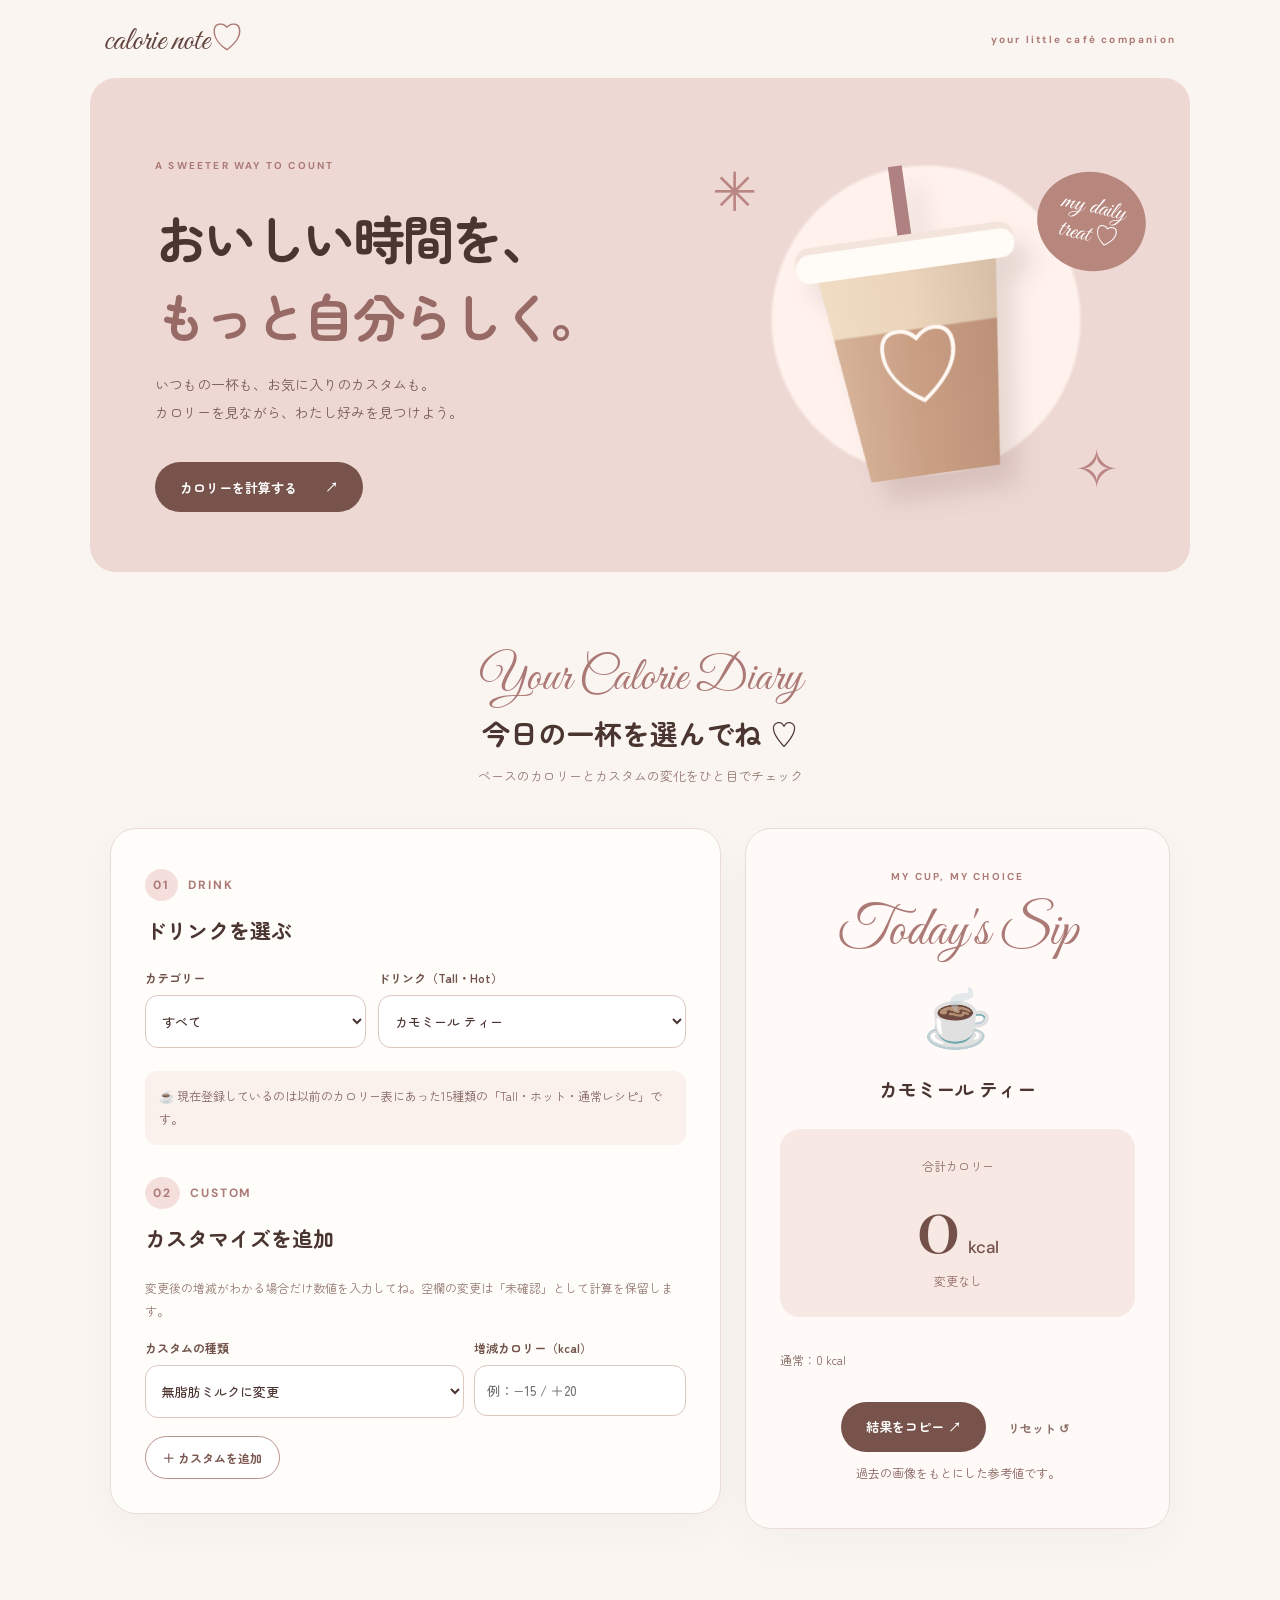
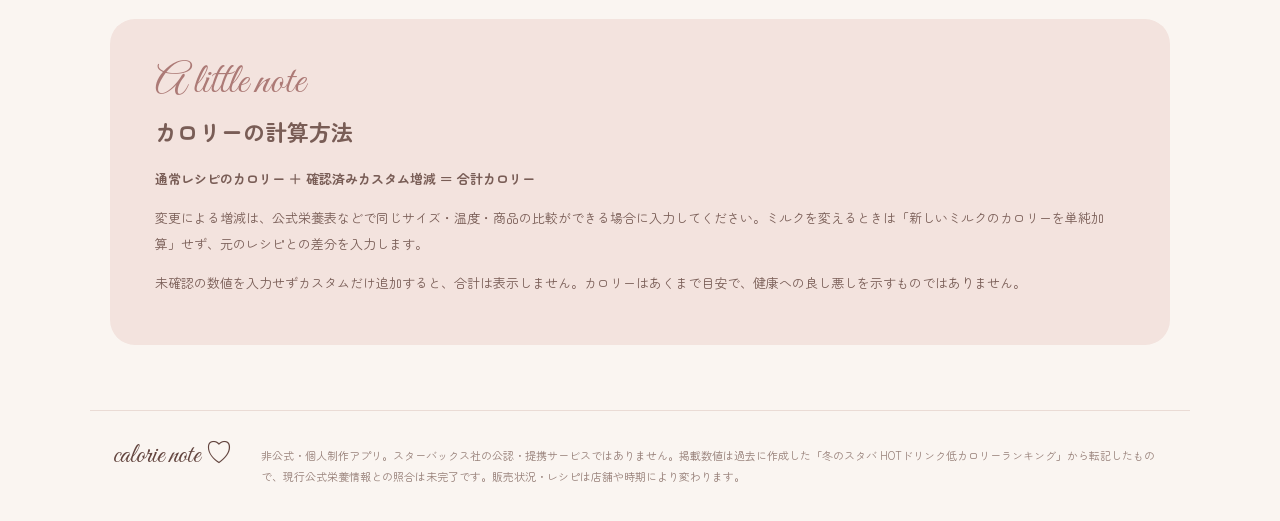
<file: calorie-calculator/index.html>
<!doctype html><html lang="ja"><head><meta charset="utf-8"><meta name="viewport" content="width=device-width,initial-scale=1"><meta name="theme-color" content="#f8f0ec"><meta name="description" content="ドリンクとカスタムのカロリーを確認できる非公式カロリー計算アプリ。"><title>calorie note ♡ | カフェカロリー計算</title><link rel="stylesheet" href="style.css"><script defer src="data.js"></script><script defer src="app.js"></script></head>
<body><header class="site-header"><a class="logo" href="./">calorie note<span>♡</span></a><span class="header-label">your little café companion</span></header>
<main>
<section class="hero"><div class="hero-content"><span class="eyebrow">A SWEETER WAY TO COUNT</span><h1>おいしい時間を、<br><em>もっと自分らしく。</em></h1><p>いつもの一杯も、お気に入りのカスタムも。<br>カロリーを見ながら、わたし好みを見つけよう。</p><a href="#calculator" class="pill">カロリーを計算する <span>↗</span></a></div><div class="hero-art" aria-hidden="true"><span class="floating one">✳</span><div class="drink-art"><div class="straw"></div><div class="lid"></div><div class="drink-cup"><div class="coffee-layer"></div><div class="cup-heart">♡</div></div></div><span class="floating two">✧</span><div class="art-sticker">my daily<br>treat ♡</div></div></section>
<section class="intro" id="calculator"><div class="script">Your Calorie Diary</div><h2>今日の一杯を選んでね ♡</h2><p>ベースのカロリーとカスタムの変化をひと目でチェック</p></section>
<div class="layout"><section class="calculator-card" aria-label="カロリー計算"><div class="step"><span>01</span> DRINK</div><h3>ドリンクを選ぶ</h3><div class="selectors"><label>カテゴリー<select id="category"><option value="all">すべて</option><option value="coffee">コーヒー系</option><option value="tea">ティー系</option></select></label><label>ドリンク（Tall・Hot）<select id="drink"></select></label></div><div class="info-strip">☕ 現在登録しているのは以前のカロリー表にあった15種類の「Tall・ホット・通常レシピ」です。</div>
<div class="step"><span>02</span> CUSTOM</div><h3>カスタマイズを追加</h3><p class="hint">変更後の増減がわかる場合だけ数値を入力してね。空欄の変更は「未確認」として計算を保留します。</p>
<div id="custom-list" class="custom-list"></div>
<div class="form-grid"><label>カスタムの種類<select id="custom-type"><option>無脂肪ミルクに変更</option><option>低脂肪ミルクに変更</option><option>アーモンドミルクに変更</option><option>オーツミルクに変更</option><option>豆乳に変更</option><option>シロップの追加・増減</option><option>ホイップの追加・増減</option><option>エスプレッソショット追加</option><option>その他</option></select></label><label>増減カロリー（kcal）<input id="custom-delta" type="number" step="0.1" placeholder="例：−15 / ＋20" inputmode="decimal"></label></div><button id="add-custom" class="secondary" type="button">＋ カスタムを追加</button>
</section>
<aside class="result-card"><span class="eyebrow">MY CUP, MY CHOICE</span><div class="script">Today's Sip</div><div class="result-symbol">☕</div><h3 id="result-drink">今日の一杯</h3><div class="kcal-box"><div id="kcal-caption">通常レシピ</div><div class="kcal-value"><span id="kcal-total">—</span><small>kcal</small></div><div id="kcal-diff">変更なし</div></div><div id="summary" class="summary"></div><div class="result-actions"><button id="copy" class="pill" type="button">結果をコピー ↗</button><button id="reset" class="text-btn" type="button">リセット ↺</button></div><p id="calc-status" class="status" aria-live="polite"></p></aside>
</div>
<section class="method"><div class="script">A little note</div><h2>カロリーの計算方法</h2><p><strong>通常レシピのカロリー ＋ 確認済みカスタム増減 ＝ 合計カロリー</strong></p><p>変更による増減は、公式栄養表などで同じサイズ・温度・商品の比較ができる場合に入力してください。ミルクを変えるときは「新しいミルクのカロリーを単純加算」せず、元のレシピとの差分を入力します。</p><p>未確認の数値を入力せずカスタムだけ追加すると、合計は表示しません。カロリーはあくまで目安で、健康への良し悪しを示すものではありません。</p></section>
</main><footer><span class="logo">calorie note ♡</span><p>非公式・個人制作アプリ。スターバックス社の公認・提携サービスではありません。掲載数値は過去に作成した「冬のスタバ HOTドリンク低カロリーランキング」から転記したもので、現行公式栄養情報との照合は未完了です。販売状況・レシピは店舗や時期により変わります。</p></footer></body></html>
</file>
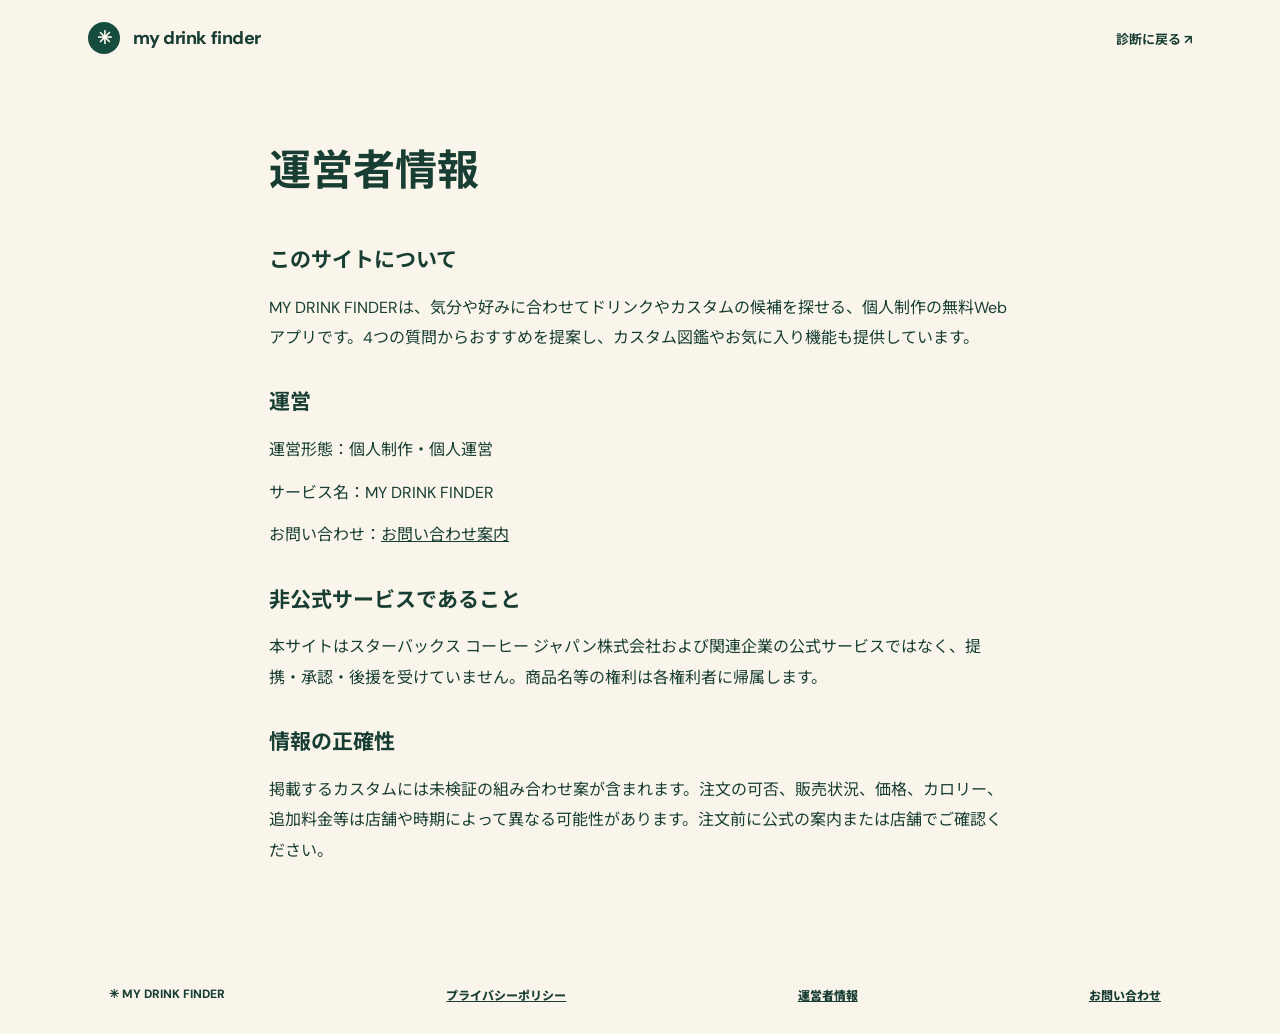
<file: templates/about_site.html>
<!doctype html><html lang="ja"><head><meta charset="utf-8"><meta name="viewport" content="width=device-width,initial-scale=1"><meta name="description" content="運営者情報 - MY DRINK FINDER"><title>運営者情報 | MY DRINK FINDER</title><link rel="stylesheet" href="/static/style.css"><style>.legal-wrap{max-width:790px;margin:55px auto 90px;padding:0 24px;line-height:1.9}.legal-wrap h1{font-size:clamp(28px,5vw,42px);margin-bottom:28px}.legal-wrap h2{font-size:21px;margin:30px 0 8px}.legal-wrap p,.legal-wrap li{margin:12px 0}.legal-wrap a{text-decoration:underline}.legal-footer{padding:30px 24px;text-align:center}.legal-footer a{margin:0 10px}</style></head><body><header class="top"><a href="/" class="brand"><span class="brandmark">✳</span> my drink finder</a><a href="/" class="toplink">診断に戻る ↗</a></header><main class="legal-wrap"><h1>運営者情報</h1><h2>このサイトについて</h2><p>MY DRINK FINDERは、気分や好みに合わせてドリンクやカスタムの候補を探せる、個人制作の無料Webアプリです。4つの質問からおすすめを提案し、カスタム図鑑やお気に入り機能も提供しています。</p><h2>運営</h2><p>運営形態：個人制作・個人運営</p><p>サービス名：MY DRINK FINDER</p><p>お問い合わせ：<a href="/contact">お問い合わせ案内</a></p><h2>非公式サービスであること</h2><p>本サイトはスターバックス コーヒー ジャパン株式会社および関連企業の公式サービスではなく、提携・承認・後援を受けていません。商品名等の権利は各権利者に帰属します。</p><h2>情報の正確性</h2><p>掲載するカスタムには未検証の組み合わせ案が含まれます。注文の可否、販売状況、価格、カロリー、追加料金等は店舗や時期によって異なる可能性があります。注文前に公式の案内または店舗でご確認ください。</p></main><footer class="legal-footer">✳ MY DRINK FINDER <a href="/privacy">プライバシーポリシー</a><a href="/about-site">運営者情報</a><a href="/contact">お問い合わせ</a></footer></body></html>
</file>
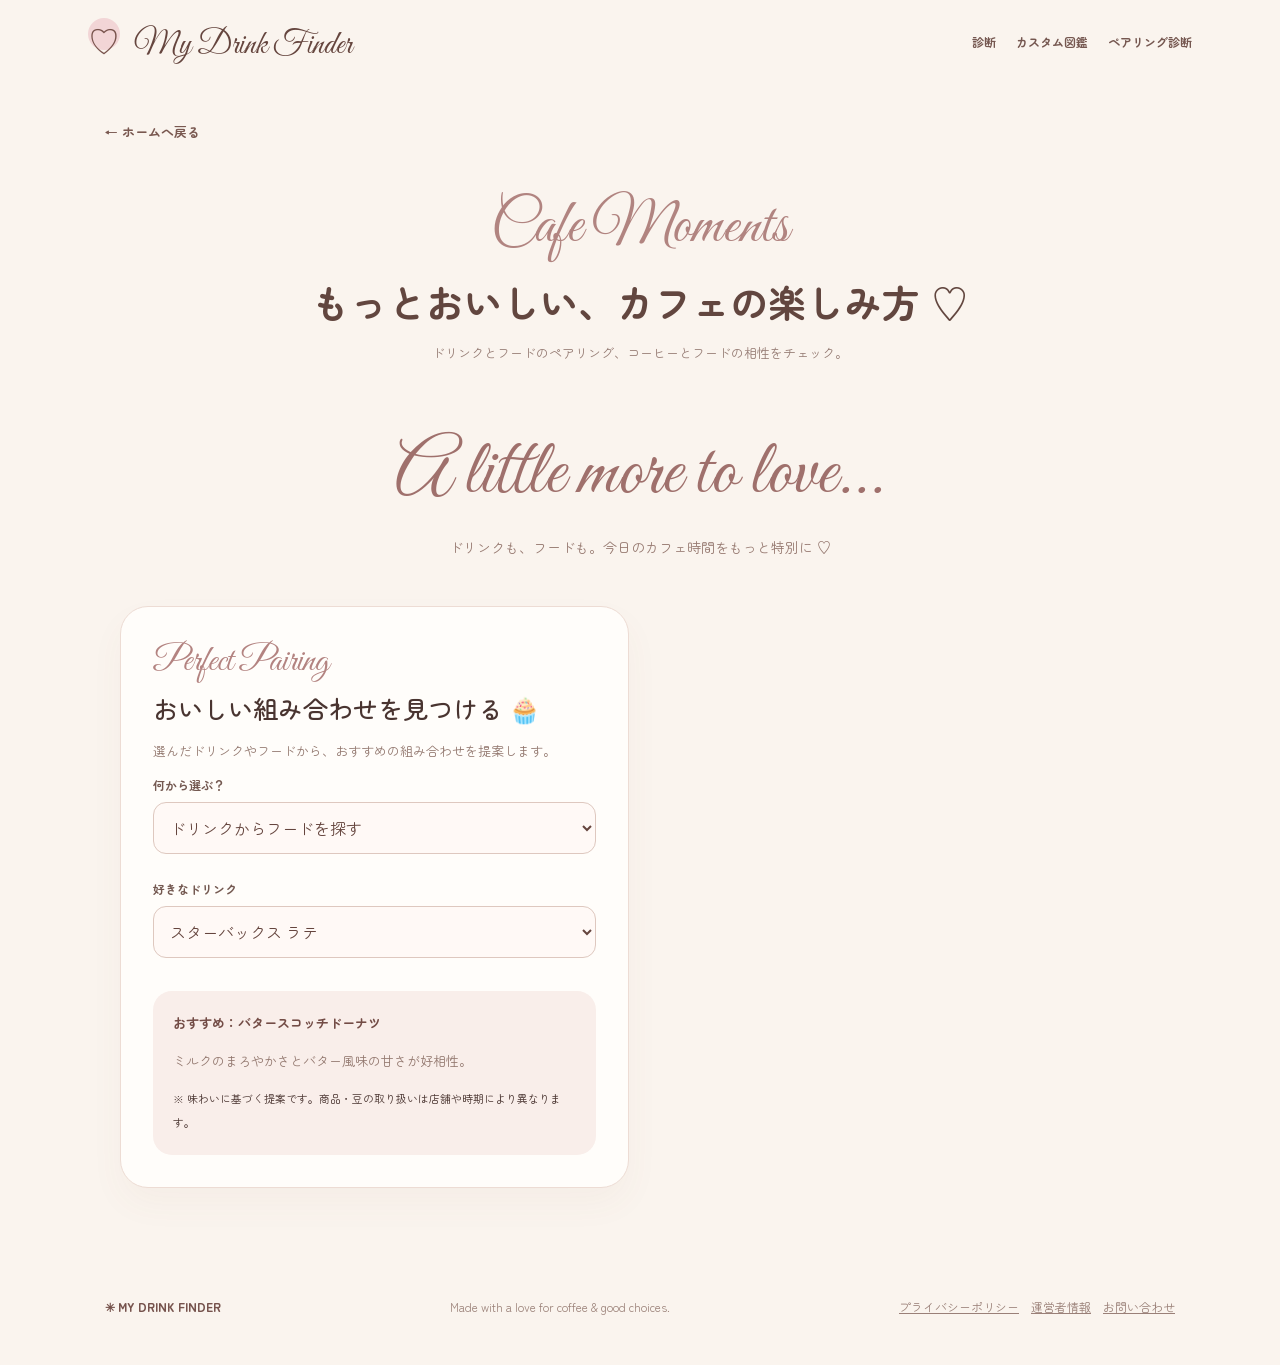
<file: templates/cafe_tools.html>
<!doctype html><html lang="ja"><head><meta charset="utf-8"><meta name="viewport" content="width=device-width,initial-scale=1"><meta name="theme-color" content="#faf4ee"><meta name="description" content="4つの質問と50種類以上のカスタム候補から一杯が見つかる、非公式ドリンク診断アプリ。"><title>ペアリング診断 | My Drink Finder</title><link rel="stylesheet" href="/static/style.css"><script async src="https://pagead2.googlesyndication.com/pagead/js/adsbygoogle.js?client=ca-pub-8644816884774415" crossorigin="anonymous"></script><link rel="stylesheet" href="/static/cafe-v2.css"></head><body><header class="top"><a href="/" class="brand"><span class="brandmark">♡</span> My Drink Finder</a><nav class="top-nav" aria-label="メインメニュー"><a href="/#diagnose">診断</a><a href="/customs">カスタム図鑑</a><a href="/cafe-tools">ペアリング診断</a></nav></header><main><div class="subpage-back"><a href="/">← ホームへ戻る</a></div><div class="subpage-heading"><span class="cafe-script">Cafe Moments</span><h1>もっとおいしい、カフェの楽しみ方 ♡</h1><p>ドリンクとフードのペアリング、コーヒーとフードの相性をチェック。</p></div><section class="feature-intro" id="cafe-extras"><h2 class="cafe-script">A little more to love...</h2><p>ドリンクも、フードも。今日のカフェ時間をもっと特別に ♡</p></section>
<section class="cafe-features" aria-label="ペアリング診断">
 <article class="cafe-feature" id="pairing"><div class="feature-script cafe-script">Perfect Pairing</div><h3>おいしい組み合わせを見つける 🧁</h3><p>選んだドリンクやフードから、おすすめの組み合わせを提案します。</p>
  <label class="feature-label" for="pair-mode">何から選ぶ？</label><select class="feature-control" id="pair-mode"><option value="drink">ドリンクからフードを探す</option><option value="food">フードからドリンクを探す</option><option value="coffee">コーヒーの焙煎度から探す</option></select>
  <div id="pair-drink-wrap"><label class="feature-label" for="pair-drink">好きなドリンク</label><select class="feature-control" id="pair-drink"></select></div>
  <div id="pair-food-wrap" hidden><label class="feature-label" for="pair-food">好きなフード</label><select class="feature-control" id="pair-food"></select></div>
  <div id="pair-coffee-wrap" hidden><label class="feature-label" for="pair-coffee">コーヒーの好み</label><select class="feature-control" id="pair-coffee"></select></div>
  <div class="feature-output" id="pair-result" aria-live="polite"></div>
 </article>
 
</section>
</main><footer>✳ MY DRINK FINDER <span>Made with a love for coffee & good choices.</span> <span><a href="/privacy">プライバシーポリシー</a>　<a href="/about-site">運営者情報</a>　<a href="/contact">お問い合わせ</a></span></footer><script src="/static/cafe-v2.js" defer></script></body></html>
</file>
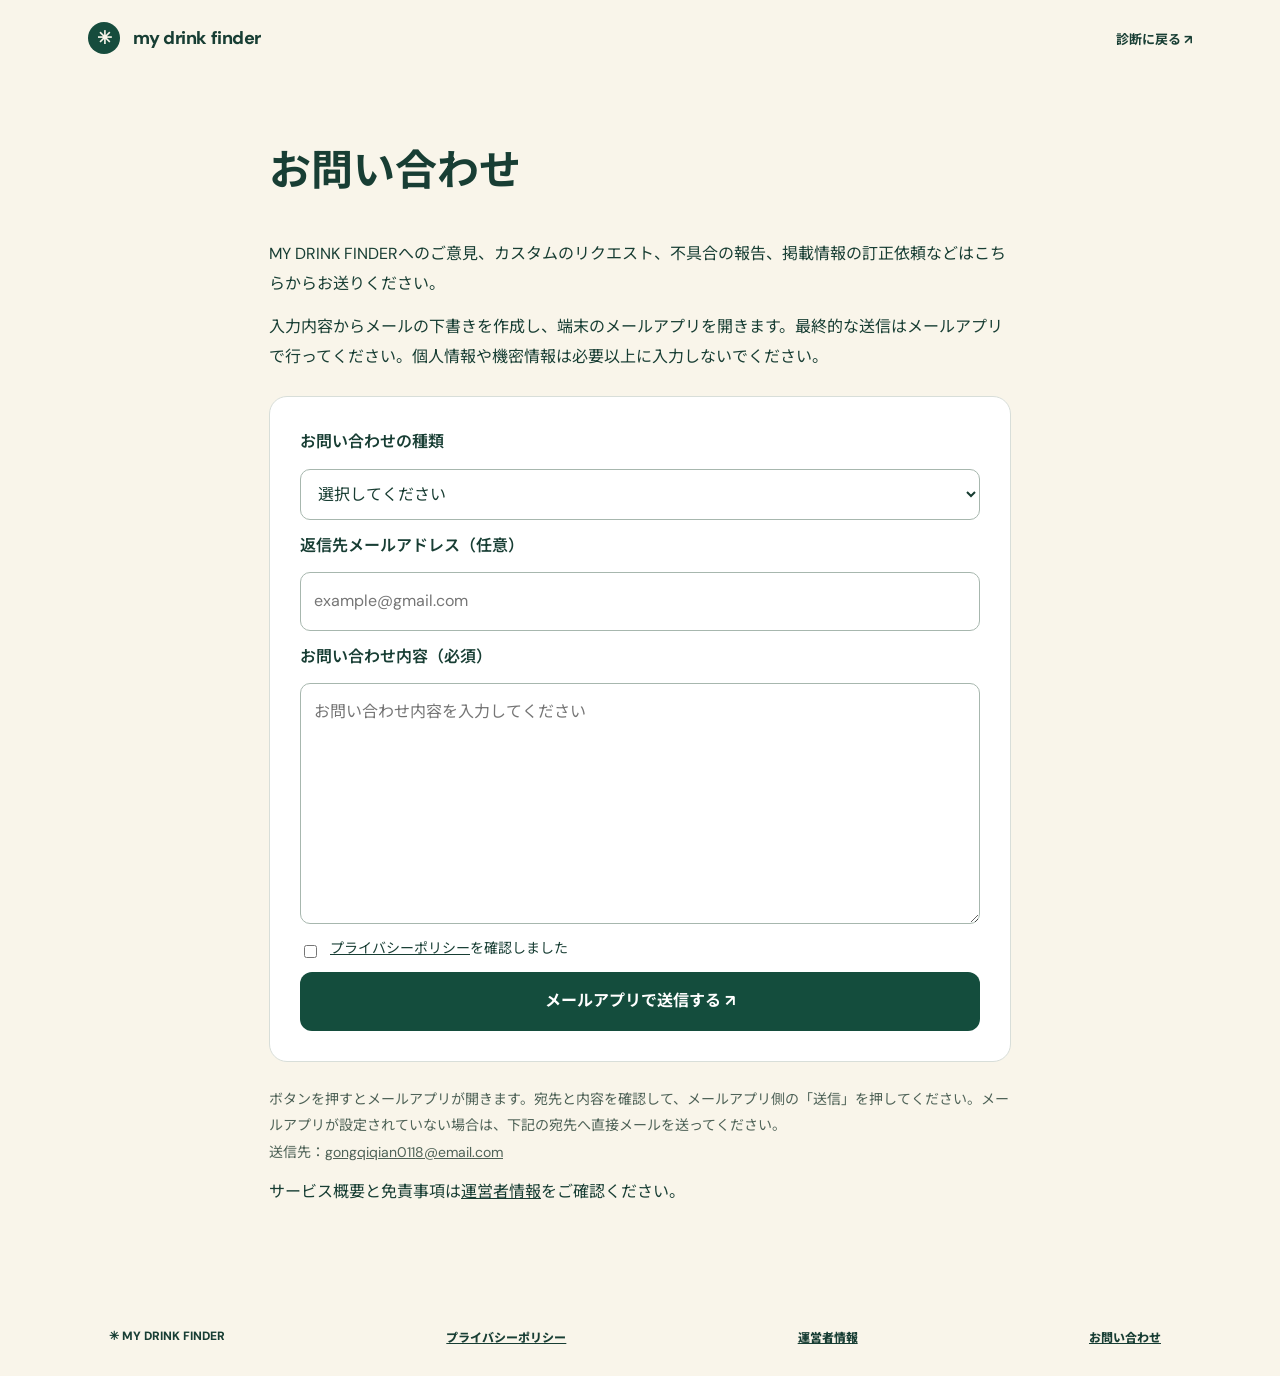
<file: templates/contact.html>
<!doctype html><html lang="ja"><head><meta charset="utf-8"><meta name="viewport" content="width=device-width,initial-scale=1"><meta name="description" content="お問い合わせ - MY DRINK FINDER"><title>お問い合わせ | MY DRINK FINDER</title><link rel="stylesheet" href="/static/style.css"><style>.legal-wrap{max-width:790px;margin:55px auto 90px;padding:0 24px;line-height:1.9}.legal-wrap h1{font-size:clamp(28px,5vw,42px);margin-bottom:28px}.legal-wrap h2{font-size:21px;margin:30px 0 8px}.legal-wrap p,.legal-wrap li{margin:12px 0}.legal-wrap a{text-decoration:underline}.legal-footer{padding:30px 24px;text-align:center}.legal-footer a{margin:0 10px}.contact-form{display:grid;gap:11px;margin:24px 0;padding:clamp(18px,4vw,30px);border:1px solid #d8ded9;border-radius:18px;background:#fff}.contact-form label{font-weight:600}.contact-form input[type=email],.contact-form select,.contact-form textarea{width:100%;box-sizing:border-box;padding:13px;border:1px solid #a7b7ae;border-radius:10px;font:inherit;background:#fff;color:#173c31}.contact-form textarea{resize:vertical}.contact-form .accept{display:flex;align-items:flex-start;gap:10px;font-size:14px;font-weight:400}.accept input{margin-top:10px}.send-button{padding:14px 20px;border:0;border-radius:12px;background:#144d3d;color:white;font:inherit;font-weight:700;cursor:pointer}.send-button:hover{background:#0d382c}.form-note{font-size:14px;color:#4e6257}</style></head><body><header class="top"><a href="/" class="brand"><span class="brandmark">✳</span> my drink finder</a><a href="/" class="toplink">診断に戻る ↗</a></header><main class="legal-wrap"><h1>お問い合わせ</h1>
<p>MY DRINK FINDERへのご意見、カスタムのリクエスト、不具合の報告、掲載情報の訂正依頼などはこちらからお送りください。</p>
<p>入力内容からメールの下書きを作成し、端末のメールアプリを開きます。最終的な送信はメールアプリで行ってください。個人情報や機密情報は必要以上に入力しないでください。</p>
<form class="contact-form" id="contact-form">
<label for="inquiry-type">お問い合わせの種類</label>
<select id="inquiry-type" name="お問い合わせの種類" required><option value="">選択してください</option><option>カスタムのリクエスト</option><option>不具合の報告</option><option>掲載情報の訂正・権利関係</option><option>その他のお問い合わせ</option></select>
<label for="reply-email">返信先メールアドレス（任意）</label>
<input id="reply-email" name="email" type="email" autocomplete="email" maxlength="254" placeholder="example@gmail.com">
<label for="message">お問い合わせ内容（必須）</label>
<textarea id="message" name="message" minlength="5" maxlength="3000" rows="7" required placeholder="お問い合わせ内容を入力してください"></textarea>
<label class="accept"><input type="checkbox" required> <span><a href="/privacy" target="_blank" rel="noopener noreferrer">プライバシーポリシー</a>を確認しました</span></label>
<button type="submit" class="send-button">メールアプリで送信する ↗</button>
</form>
<p class="form-note">ボタンを押すとメールアプリが開きます。宛先と内容を確認して、メールアプリ側の「送信」を押してください。メールアプリが設定されていない場合は、下記の宛先へ直接メールを送ってください。<br>送信先：<a href="mailto:gongqiqian0118@email.com">gongqiqian0118@email.com</a></p>
<p>サービス概要と免責事項は<a href="/about-site">運営者情報</a>をご確認ください。</p></main><footer class="legal-footer">✳ MY DRINK FINDER <a href="/privacy">プライバシーポリシー</a><a href="/about-site">運営者情報</a><a href="/contact">お問い合わせ</a></footer><script>
document.getElementById('contact-form').addEventListener('submit', function(event) {
  event.preventDefault();
  if (!this.reportValidity()) return;
  const kind = document.getElementById('inquiry-type').value;
  const email = document.getElementById('reply-email').value.trim();
  const message = document.getElementById('message').value.trim();
  const subject = 'MY DRINK FINDER お問い合わせ：' + kind;
  const body = 'お問い合わせの種類：' + kind + '\n返信先メールアドレス：' + (email || '未記入') + '\n\nお問い合わせ内容：\n' + message;
  window.location.href = 'mailto:gongqiqian0118@email.com?subject=' + encodeURIComponent(subject) + '&body=' + encodeURIComponent(body);
});
</script></body></html>
</file>
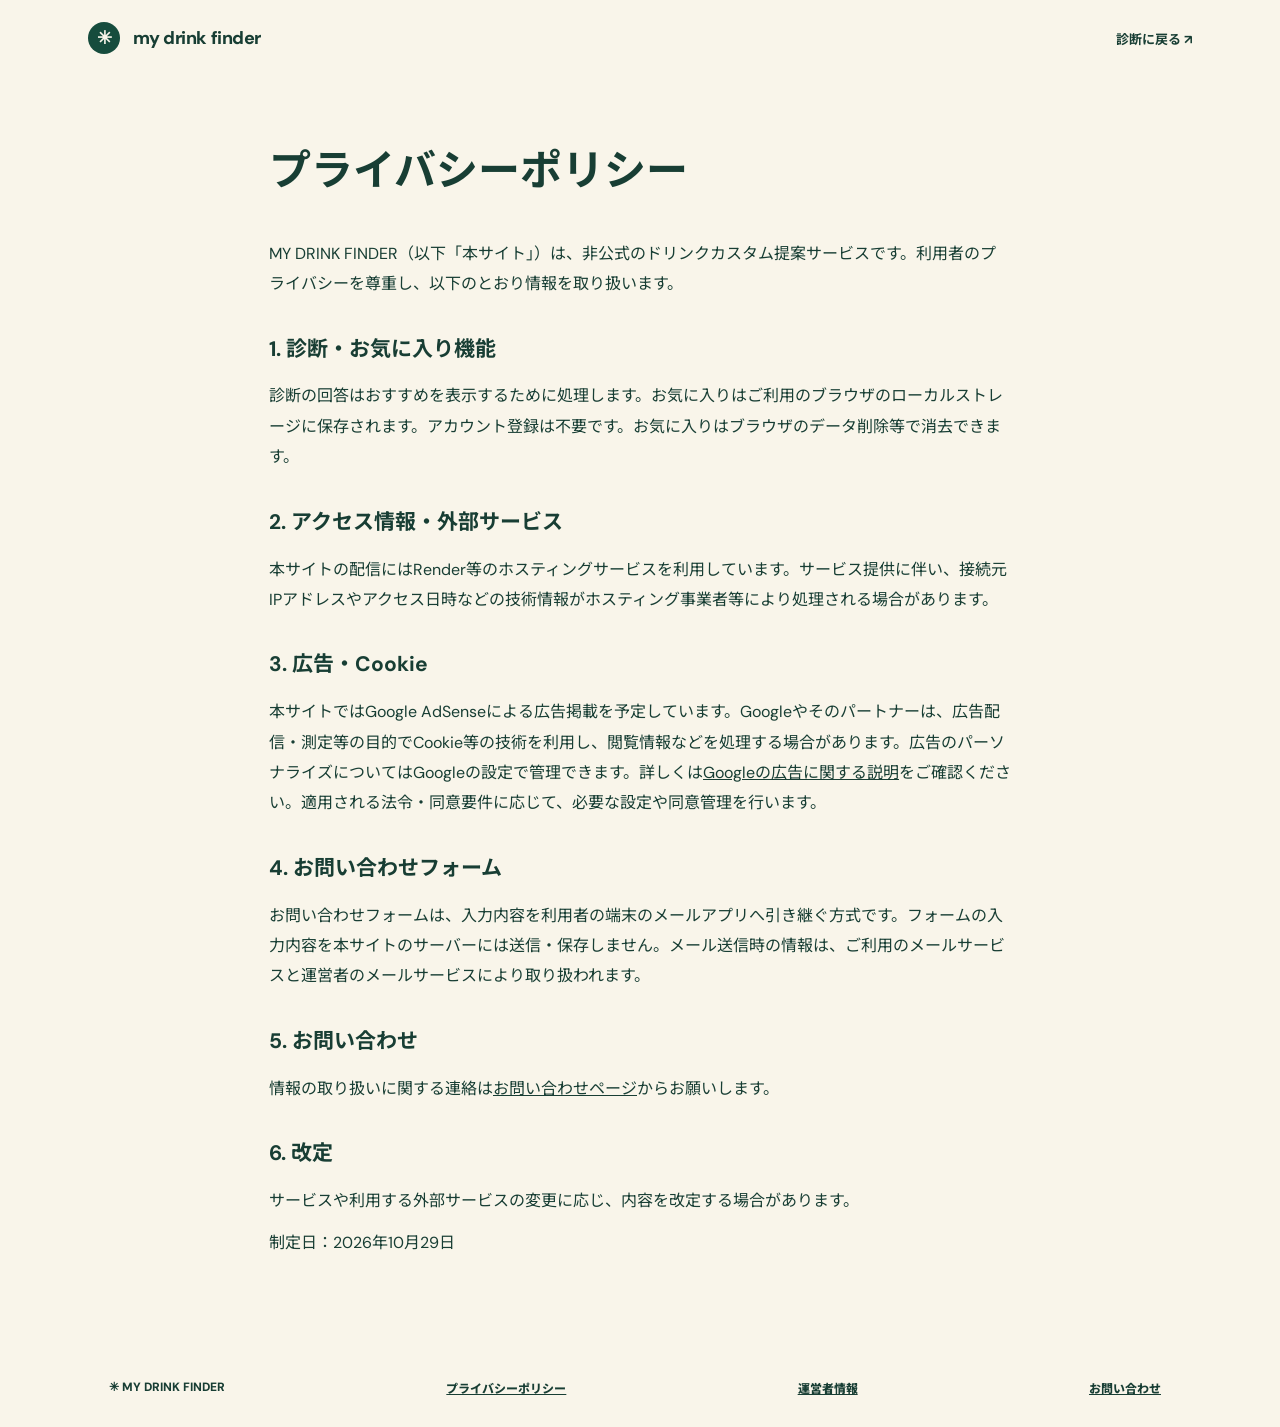
<file: templates/privacy.html>
<!doctype html><html lang="ja"><head><meta charset="utf-8"><meta name="viewport" content="width=device-width,initial-scale=1"><meta name="description" content="プライバシーポリシー - MY DRINK FINDER"><title>プライバシーポリシー | MY DRINK FINDER</title><link rel="stylesheet" href="/static/style.css"><style>.legal-wrap{max-width:790px;margin:55px auto 90px;padding:0 24px;line-height:1.9}.legal-wrap h1{font-size:clamp(28px,5vw,42px);margin-bottom:28px}.legal-wrap h2{font-size:21px;margin:30px 0 8px}.legal-wrap p,.legal-wrap li{margin:12px 0}.legal-wrap a{text-decoration:underline}.legal-footer{padding:30px 24px;text-align:center}.legal-footer a{margin:0 10px}</style></head><body><header class="top"><a href="/" class="brand"><span class="brandmark">✳</span> my drink finder</a><a href="/" class="toplink">診断に戻る ↗</a></header><main class="legal-wrap"><h1>プライバシーポリシー</h1><p>MY DRINK FINDER（以下「本サイト」）は、非公式のドリンクカスタム提案サービスです。利用者のプライバシーを尊重し、以下のとおり情報を取り扱います。</p><h2>1. 診断・お気に入り機能</h2><p>診断の回答はおすすめを表示するために処理します。お気に入りはご利用のブラウザのローカルストレージに保存されます。アカウント登録は不要です。お気に入りはブラウザのデータ削除等で消去できます。</p><h2>2. アクセス情報・外部サービス</h2><p>本サイトの配信にはRender等のホスティングサービスを利用しています。サービス提供に伴い、接続元IPアドレスやアクセス日時などの技術情報がホスティング事業者等により処理される場合があります。</p><h2>3. 広告・Cookie</h2><p>本サイトではGoogle AdSenseによる広告掲載を予定しています。Googleやそのパートナーは、広告配信・測定等の目的でCookie等の技術を利用し、閲覧情報などを処理する場合があります。広告のパーソナライズについてはGoogleの設定で管理できます。詳しくは<a href="https://policies.google.com/technologies/ads" rel="noopener noreferrer" target="_blank">Googleの広告に関する説明</a>をご確認ください。適用される法令・同意要件に応じて、必要な設定や同意管理を行います。</p><h2>4. お問い合わせフォーム</h2><p>お問い合わせフォームは、入力内容を利用者の端末のメールアプリへ引き継ぐ方式です。フォームの入力内容を本サイトのサーバーには送信・保存しません。メール送信時の情報は、ご利用のメールサービスと運営者のメールサービスにより取り扱われます。</p><h2>5. お問い合わせ</h2><p>情報の取り扱いに関する連絡は<a href="/contact">お問い合わせページ</a>からお願いします。</p><h2>6. 改定</h2><p>サービスや利用する外部サービスの変更に応じ、内容を改定する場合があります。</p><p>制定日：2026年10月29日</p></main><footer class="legal-footer">✳ MY DRINK FINDER <a href="/privacy">プライバシーポリシー</a><a href="/about-site">運営者情報</a><a href="/contact">お問い合わせ</a></footer></body></html>
</file>
<file: calorie-calculator/style.css>
@import url('https://fonts.googleapis.com/css2?family=DM+Sans:wght@400;500;600;700&family=Great+Vibes&family=Playfair+Display:ital,wght@0,400;0,500;1,400;1,500&family=Zen+Maru+Gothic:wght@400;500;700&display=swap');
:root{--bg:#faf5f1;--paper:#fffdfa;--pink:#f1d9d7;--soft:#faefeb;--rose:#ac7a76;--brown:#62443e;--text:#4b3530;--muted:#957a72;--line:#eadbd5}*{box-sizing:border-box}html{scroll-behavior:smooth}body{margin:0;background:var(--bg);color:var(--text);font-family:'Zen Maru Gothic',sans-serif;font-size:15px}a{color:inherit}.site-header{max-width:1120px;margin:auto;min-height:78px;padding:12px 24px;display:flex;align-items:center;justify-content:space-between}.logo{font:34px 'Great Vibes',cursive;text-decoration:none;color:var(--brown)}.logo span{color:var(--rose)}.header-label,.eyebrow{font:700 10px 'DM Sans',sans-serif;letter-spacing:.22em;color:var(--rose)}.hero{max-width:1100px;margin:auto;border-radius:26px;overflow:hidden;background:#edd8d4;min-height:475px;display:grid;grid-template-columns:1fr 1fr}.hero-content{padding:74px 25px 60px 65px}.hero h1{font-size:clamp(32px,4.1vw,57px);line-height:1.48;letter-spacing:-.05em;margin:26px 0 16px}.hero h1 em{font-style:normal;color:#986a66}.hero p{color:#775d56;line-height:2;font-size:14px}.pill{border:0;text-decoration:none;display:inline-flex;gap:28px;align-items:center;border-radius:100px;background:#77534b;color:white;padding:15px 25px;font:700 13px 'Zen Maru Gothic',sans-serif;cursor:pointer}.pill:hover{background:#5b4039}.hero .pill{margin-top:22px}.hero-art{display:grid;place-items:center;position:relative;background:radial-gradient(circle at 52% 49%,#fff2ed 0 40%,transparent 41%)}.drink-art{width:220px;height:320px;position:relative;transform:rotate(-8deg);filter:drop-shadow(15px 22px 12px #62443e27)}.straw{position:absolute;top:0;left:105px;width:14px;height:120px;background:#af8281}.lid{position:absolute;top:76px;width:220px;height:29px;background:#fffbf6;border-radius:14px;z-index:3;box-shadow:0 -7px #f3e5dc}.drink-cup{position:absolute;top:100px;left:20px;width:180px;height:210px;clip-path:polygon(0 0,100% 0,86% 100%,14% 100%);background:linear-gradient(#ead4ba 0 30%,#c99e83 31% 100%);border-radius:0 0 28px 28px;display:grid;place-items:center}.coffee-layer{position:absolute;inset:0;background:linear-gradient(90deg,#fff4dd44,transparent,#5f382d24)}.cup-heart{font:95px 'Great Vibes',cursive;color:#fff8f3;z-index:1}.floating{position:absolute;color:#ba8582;font-size:54px}.one{top:70px;left:13%}.two{bottom:68px;right:13%}.art-sticker{position:absolute;right:8%;top:19%;background:#b7867d;color:white;padding:22px;border-radius:50%;font:25px/1.1 'Great Vibes',cursive;transform:rotate(12deg);text-align:center}
.intro{text-align:center;padding:76px 20px 30px}.script{font:48px 'Great Vibes',cursive;color:var(--rose)}.intro h2{font-size:28px;margin:5px 0 10px}.intro p{font-size:13px;color:var(--muted)}
.layout{max-width:1100px;padding:0 20px;margin:0 auto;display:grid;grid-template-columns:1.18fr .82fr;align-items:start;gap:24px}.calculator-card,.result-card{background:var(--paper);border:1px solid var(--line);border-radius:26px;padding:34px;box-shadow:0 15px 40px #62443e08}.step{font:700 12px 'DM Sans',sans-serif;letter-spacing:.16em;color:var(--rose);margin-top:6px;display:flex;align-items:center;gap:10px}.step span{background:#f4dfdc;padding:8px;border-radius:50%}.calculator-card h3{font-size:21px;margin:14px 0 24px}.selectors{display:grid;grid-template-columns:1fr 1.4fr;gap:12px}label{display:block;font-size:12px;font-weight:700;color:#72534c}select,input{width:100%;margin-top:9px;padding:15px 12px;border:1px solid #ddc6c0;border-radius:13px;background:#fff;color:var(--text);font:500 13px 'Zen Maru Gothic',sans-serif;min-width:0}select:focus-visible,input:focus-visible,button:focus-visible{outline:3px solid #bd9289;outline-offset:2px}.info-strip{background:#faf0ec;border-radius:12px;padding:14px;margin:23px 0 32px;color:#856761;font-size:12px;line-height:1.9}.hint{line-height:1.9;color:var(--muted);font-size:12px}.form-grid{display:grid;grid-template-columns:1.2fr .8fr;gap:10px;margin-top:16px}.secondary{border:1px solid #b9938d;color:#7b5750;background:white;border-radius:45px;padding:12px 17px;font:700 12px 'Zen Maru Gothic',sans-serif;cursor:pointer;margin-top:18px}.custom-row{display:flex;align-items:center;justify-content:space-between;gap:15px;background:#f9efeb;border-radius:13px;padding:12px 14px;margin-top:9px;font-size:12px}.custom-row button{background:transparent;border:0;font-size:12px;color:#a0726e;cursor:pointer;white-space:nowrap}.custom-row span{display:block;color:var(--muted);margin-top:3px}
.result-card{position:sticky;top:18px;text-align:center;background:#fffaf8}.result-card .script{margin-top:13px;font-size:55px}.result-symbol{font-size:56px;margin-top:7px}.result-card h3{line-height:1.7;font-size:19px}.kcal-box{background:#f7e8e4;border-radius:20px;padding:28px 15px;margin-top:23px}.kcal-box>div:first-child{font-size:12px;color:#8f6e66}.kcal-value{font:500 73px 'Playfair Display',serif;color:#735149;line-height:1.35}.kcal-value small{font:500 17px 'DM Sans',sans-serif;margin-left:7px}.kcal-box>div:last-child{font-size:12px;color:#966e68}.summary{text-align:left;padding:18px 0;font-size:12px;line-height:2.1;color:#80655e}.summary ul{padding-left:20px}.result-actions{display:flex;align-items:center;justify-content:center;gap:16px;flex-wrap:wrap}.text-btn{border:0;background:transparent;color:#8e716a;cursor:pointer;font:700 12px 'Zen Maru Gothic',sans-serif}.status{font-size:12px;min-height:18px;color:#88635e}.method{max-width:1060px;margin:90px auto 65px;background:#f3e3de;border-radius:25px;padding:36px 45px;line-height:2;color:#795d56}.method .script{font-size:43px}.method h2{font-size:22px;margin:0 0 10px}.method p{font-size:13px}footer{border-top:1px solid var(--line);max-width:1100px;margin:auto;padding:23px;display:flex;gap:28px;align-items:start;color:#98817a}footer .logo{white-space:nowrap;font-size:28px}footer p{font-size:11px;line-height:1.9}
@media(max-width:760px){.header-label{display:none}.site-header{min-height:65px;padding:11px 17px}.hero{margin:0 12px;grid-template-columns:1fr;min-height:0}.hero-content{padding:56px 28px 24px}.hero h1{font-size:36px}.hero p{font-size:12px}.hero-art{min-height:270px;background:radial-gradient(circle at 50% 50%,#fff2ed 0 36%,transparent 37%)}.drink-art{transform:scale(.72) rotate(-8deg)}.art-sticker{font-size:20px;top:8%}.intro{padding:54px 14px 24px}.intro h2{font-size:22px}.layout{grid-template-columns:1fr;padding:0 14px}.calculator-card,.result-card{padding:23px}.result-card{position:static}.selectors,.form-grid{grid-template-columns:1fr}.method{margin:50px 14px;padding:25px}.method h2{font-size:19px}footer{flex-direction:column;margin:0 14px;gap:3px}}@media(prefers-reduced-motion:reduce){html{scroll-behavior:auto}}
</file>
<file: static/style.css>
@import url('https://fonts.googleapis.com/css2?family=DM+Sans:wght@400;500;600;700;800&family=Noto+Sans+JP:wght@400;500;600;700;800&display=swap');
:root{--green:#164c3d;--deep:#113c32;--cream:#f9f5ea;--paper:#fffdf7;--lime:#e1efba;--line:#dcded2;--ink:#183e34;--muted:#6e7971}*{box-sizing:border-box}html{scroll-behavior:smooth}body{margin:0;background:var(--cream);color:var(--ink);font-family:'DM Sans','Noto Sans JP',sans-serif}button,a,input{font:inherit}button{cursor:pointer}a{color:inherit}.top{height:76px;max-width:1160px;margin:auto;display:flex;align-items:center;justify-content:space-between;padding:0 28px}.brand{text-decoration:none;font-weight:800;letter-spacing:-.025em;font-size:18px}.brandmark{display:inline-grid;place-items:center;width:32px;height:32px;border-radius:50%;background:var(--green);color:var(--cream);margin-right:9px}.toplink{font-size:13px;font-weight:700;text-decoration:none}.hero{background:var(--green);color:var(--paper);border-radius:18px;max-width:1110px;margin:0 auto;min-height:540px;display:grid;grid-template-columns:1fr 1fr;overflow:hidden}.hero-copy{padding:92px 4vw 70px 70px}.eyebrow{letter-spacing:.16em;font-weight:800;font-size:11px}.hero h1{font-size:clamp(52px,6.5vw,86px);line-height:1.25;letter-spacing:-.065em;margin:22px 0}.hero h1 em{font-style:normal;color:var(--lime)}.hero p{line-height:2;font-size:15px}.primary{border:0;background:var(--lime);color:var(--deep);border-radius:100px;padding:18px 28px;font-size:16px;font-weight:800;transition:transform .2s,filter .2s}.primary:hover{transform:translateY(-2px);filter:brightness(.98)}.hero .primary{margin-top:22px}.hero .primary span{margin-left:30px}.micro{font-size:11px;margin-top:21px;color:#d3e4d6}.hero-art{min-height:540px;position:relative;display:flex;align-items:center;justify-content:center;background:radial-gradient(circle at 55% 50%,#2e7457 0 40%,transparent 41%)}.cup{width:230px;height:310px;position:relative;transform:rotate(-7deg);filter:drop-shadow(23px 26px 1px #0a2e2455)}.cupbody{position:absolute;left:23px;top:79px;height:220px;width:185px;background:linear-gradient(110deg,#e9f0d1,#fffdf1 48%,#b6d8c1);clip-path:polygon(0 0,100% 0,86% 100%,15% 100%);border-radius:12px 12px 45px 45px;display:grid;place-items:center}.lid{position:absolute;top:57px;width:230px;height:37px;border-radius:15px;background:#f4f2e7;z-index:2;box-shadow:0 -7px 0 #b9d7c7}.straw{position:absolute;background:#cee68f;width:15px;height:115px;top:-40px;left:110px;transform:rotate(7deg)}.leaf{border:8px double var(--green);border-radius:50%;color:var(--green);font-size:60px;width:105px;height:105px;display:grid;place-items:center}.spark{position:absolute;color:var(--lime);font-size:55px}.spark.a{top:65px;left:12%}.spark.b{bottom:68px;right:12%}.hero-sticker{position:absolute;right:7%;top:22%;background:#f7c99d;color:#184435;padding:22px;border-radius:50%;font-size:17px;font-weight:800;text-align:center;line-height:1.15;transform:rotate(13deg)}.quiz-section,.results,.saved{max-width:1040px;padding:90px 25px 0;margin:auto}.section-head{text-align:center;margin:0 auto 32px}.section-head h2{font-size:clamp(28px,4vw,42px);letter-spacing:-.04em;margin:15px 0 10px}.section-head h2 span{color:#5c8972}.section-head p{color:var(--muted);font-size:14px}.quiz{background:var(--paper);border:1px solid var(--line);padding:35px 40px 40px;border-radius:25px;box-shadow:0 16px 55px #164c3d09}.quiz fieldset{border:0;padding:20px 0 28px;margin:0;border-bottom:1px solid var(--line)}.quiz fieldset:last-of-type{border:0}.quiz legend{font-size:18px;font-weight:800;padding-bottom:15px}.q-num{font-weight:800;color:#8fa390;margin-right:12px}.choices{display:flex;flex-wrap:wrap;gap:11px}.choices label{position:relative;cursor:pointer}.choices input{position:absolute;opacity:0}.choices span{display:block;background:#f5f5ee;border:2px solid transparent;border-radius:16px;padding:15px 20px;font-size:14px;font-weight:700;transition:.15s}.choices input:checked+span{border-color:var(--green);background:#e7f0df}.choices input:focus-visible+span{outline:3px solid #e5bd79;outline-offset:2px}.submit{display:block;margin:30px auto 0;max-width:100%;width:360px;background:var(--green);color:white}.cards{display:grid;grid-template-columns:repeat(3,1fr);gap:17px}.card{border-radius:23px;overflow:hidden;background:white;border:1px solid var(--line);padding:25px;display:flex;flex-direction:column;min-height:390px}.card:first-child{border:2px solid var(--green)}.rank{letter-spacing:.16em;color:#8a9e8d;font-weight:800;font-size:11px}.symbol{font-size:47px;margin:18px 0}.card h3{font-size:21px;line-height:1.45;margin:0 0 10px}.tags{display:flex;flex-wrap:wrap;gap:6px}.tag{border-radius:30px;padding:5px 9px;font-size:11px;background:#eaf0e3;color:#416c52}.card p{color:#617066;font-size:13px;line-height:1.85}.custom{background:#f6f3e8;padding:13px;border-radius:12px;font-size:13px;line-height:1.8;margin-top:auto}.custom strong{display:block;color:var(--ink);margin-bottom:3px}.actions{display:flex;gap:8px;margin-top:15px;flex-wrap:wrap}.actions button,.secondary{border:1px solid var(--green);border-radius:40px;background:white;color:var(--green);padding:11px 15px;font-size:12px;font-weight:800}.actions button:first-child{background:var(--green);color:white}.actions button:hover,.secondary:hover{filter:brightness(.94)}.results-actions{display:flex;justify-content:center;gap:10px;margin-top:28px}.saved{padding-bottom:85px}.favorite-list{display:grid;grid-template-columns:repeat(auto-fit,minmax(230px,1fr));gap:10px}.favorite-item{background:white;border:1px solid var(--line);border-radius:14px;padding:16px;display:flex;align-items:center;justify-content:space-between;gap:10px}.favorite-item strong{font-size:13px}.favorite-item button{background:transparent;border:0;color:#9f5042;font-size:12px}.favorite-list>p{text-align:center;grid-column:1/-1;color:var(--muted);font-size:13px}.about{max-width:1110px;background:#e6efda;margin:0 auto;border-radius:18px;display:grid;grid-template-columns:1fr 1fr;gap:30px;padding:48px 60px}.about h2{font-size:32px}.about p{font-size:12px;line-height:2;color:#4c6658}footer{max-width:1110px;margin:auto;padding:30px 20px 50px;display:flex;justify-content:space-between;gap:10px;font-size:12px;font-weight:800}footer span{font-weight:400;color:var(--muted)}[hidden]{display:none!important}@media(max-width:760px){.top{height:64px;padding:0 17px}.toplink{font-size:11px}.hero{margin:0 12px;grid-template-columns:1fr;min-height:0}.hero-copy{padding:53px 29px 20px}.hero h1{font-size:60px}.hero p{font-size:13px}.hero-art{min-height:310px;background:radial-gradient(circle at 50% 50%,#2e7457 0 35%,transparent 36%)}.cup{transform:scale(.70) rotate(-7deg)}.hero-sticker{right:13%;top:12%;font-size:13px}.spark.a{top:35px}.spark.b{bottom:40px}.quiz-section,.results,.saved{padding:65px 16px 0}.quiz{padding:15px 20px 28px}.quiz legend{font-size:16px}.choices{gap:8px}.choices span{padding:12px 13px;font-size:12px}.cards{grid-template-columns:1fr}.card{min-height:0}.about{margin:65px 12px 0;grid-template-columns:1fr;padding:32px 25px}footer{padding:25px 16px;flex-direction:column}.saved{padding-bottom:0}}

.library{padding:80px max(5%, 24px);background:#f7f4eb}.library input{width:100%;max-width:620px;border:1px solid #abc2b2;border-radius:12px;padding:16px;font-size:17px;background:white}.library-grid{display:grid;grid-template-columns:repeat(auto-fit,minmax(260px,1fr));gap:18px;margin-top:22px}.library-item{border:1px solid #dce4db;background:white;padding:22px;border-radius:20px}.library-name{font-size:18px;font-weight:700;color:#164c3d}.library-custom{font-weight:600}.library-item button{margin-top:10px;cursor:pointer;border-radius:20px;padding:10px 14px}

.filter-panel{max-width:1180px;margin:auto;display:grid;grid-template-columns:repeat(3,minmax(0,1fr));gap:14px;background:#fffdf7;padding:24px;border:1px solid var(--line);border-radius:20px}.filter{display:flex;flex-direction:column;gap:8px;font-size:13px;font-weight:700}.filter.wide{grid-column:1/-1}.filter input,.filter select{width:100%;border:1px solid #b8c6ba;border-radius:12px;background:white;padding:13px;font-size:14px;color:var(--green)}.filter-note{font-size:12px;max-width:900px;margin:14px auto;color:#67766c;line-height:1.8}.library-bar{display:flex;justify-content:space-between;max-width:1160px;margin:18px auto;align-items:center}.library-bar p{font-weight:700}.status-tag{display:inline-block;background:#f4e6c9;color:#725220;border-radius:20px;padding:5px 10px;font-size:11px;margin-bottom:10px}.info-line{font-size:12px;color:#475c50}.empty-state{grid-column:1/-1;padding:35px;background:white;border-radius:15px;line-height:1.8}.library-item .actions{margin-top:20px}@media(max-width:760px){.filter-panel{grid-template-columns:repeat(2,minmax(0,1fr));padding:15px}.filter.wide{grid-column:1/-1}.filter input,.filter select{font-size:13px}.library{padding:55px 16px}}
</file>
<file: static/cafe-v2.css>
@import url('https://fonts.googleapis.com/css2?family=DM+Sans:wght@400;500;600;700&family=Great+Vibes&family=Playfair+Display:ital,wght@0,400;0,500;0,600;1,400;1,500&family=Zen+Maru+Gothic:wght@400;500;700&display=swap');
:root{--green:#65453e;--deep:#46312e;--cream:#faf4ee;--paper:#fffdfa;--lime:#f5d9d8;--line:#eadbd5;--ink:#493430;--muted:#957a72}
html{scroll-behavior:smooth}body{background:#faf4ee;color:#493430;font-family:'Zen Maru Gothic','DM Sans',sans-serif}
.top{background:#faf4ee;height:83px}.brand{font-family:'Great Vibes',cursive;font-size:32px;font-weight:400;color:#65453e;letter-spacing:0}.brandmark{background:#f2d5d6;color:#78534c;font-family:'Playfair Display',serif}
.toplink{color:#84645d}.hero{background:#f0dede;color:#493430;border-radius:28px;min-height:530px;position:relative}.hero:before{content:'✦  YOUR LITTLE CAFE MOMENT  ✦';position:absolute;top:28px;left:70px;font-family:'DM Sans',sans-serif;font-size:10px;letter-spacing:.25em;color:#9c7a73}.hero-copy{padding-top:105px}.hero h1{font-family:'Zen Maru Gothic',sans-serif;font-size:clamp(42px,5.2vw,70px);letter-spacing:-.06em;line-height:1.4}.hero h1 em{color:#af7d7a}.hero p{color:#745a53}.hero-art{background:radial-gradient(circle at 55% 50%,#f9eee8 0 41%,transparent 42%)}.cupbody{background:linear-gradient(105deg,#d3a991,#f5e5d5 49%,#d7ab99)}.lid{background:#fffbf7;box-shadow:0 -7px 0 #d6b5aa}.straw{background:#a7786c}.leaf{color:#78534c;border-color:#78534c}.hero-sticker{background:#ad7d74;color:white;font-family:'Great Vibes',cursive;font-size:27px}.spark{color:#bc8a83}
.hero .eyebrow{font-family:'Great Vibes',cursive;letter-spacing:0;font-size:28px;color:#9e6e6d}.primary,.submit{background:#77544c;color:#fff;box-shadow:0 8px 20px #77544c22}.primary:hover,.submit:hover{filter:brightness(1.08)}.micro{color:#886b64}
.section-head .eyebrow,.eyebrow{font-family:'Great Vibes',cursive;font-size:27px;letter-spacing:0;font-weight:400;color:#b78582}
.section-head h2,.about h2{font-family:'Zen Maru Gothic',sans-serif;font-weight:700}.section-head h2 span{color:#bb8c88}.section-head p{color:#90776e}
.quiz,.card,.library-item,.favorite-item{border-color:#edddd7;background:#fffdfa;box-shadow:0 10px 35px #8a61530d}.quiz{border-radius:30px}.q-num{color:#b58b86}.choices span{background:#faf1ec;border-radius:20px}.choices input:checked+span{border-color:#ad807a;background:#f7e1e2}.choices input:focus-visible+span{outline-color:#ae807a}.card{border-radius:24px}.card:first-child{border-color:#b78e86}.rank{color:#ba8a86}.tag{background:#f8e5e3;color:#865e59}.custom{background:#faf1eb}.actions button,.secondary{border-color:#8f6760;color:#75514a}.actions button:first-child{background:#80584f;color:white}.library{background:#f8eee9}.filter-panel{border-color:#e9d7d1}.filter input,.filter select,.library input{border-color:#dec6be;color:#684840}.library-name{color:#65433d}.status-tag{background:#f4e4da;color:#895f52}.about{background:#f1e0df;border-radius:25px}.about p{color:#725d57}
footer{color:#76534d}footer span{color:#9a8078}
.cafe-script{font-family:'Great Vibes',cursive!important;font-weight:400!important;letter-spacing:0!important}
.feature-intro{text-align:center;padding:82px 20px 20px}.feature-intro .cafe-script{font-size:clamp(43px,7vw,78px);color:#9f706c;margin:0 0 4px}.feature-intro p{font-size:14px;color:#967970}
.cafe-features{max-width:1080px;margin:0 auto 25px;padding:15px 20px 55px;display:grid;grid-template-columns:repeat(2,minmax(0,1fr));gap:22px}
.cafe-feature{background:#fffdfa;border:1px solid #eddcd4;border-radius:28px;padding:32px;box-shadow:0 16px 35px #8054490b}
.cafe-feature h3{font-family:'Playfair Display','Zen Maru Gothic',serif;font-size:25px;font-weight:500;margin:6px 0 12px}.cafe-feature p{line-height:1.85;font-size:13px;color:#92776e}.feature-script{font-size:36px;color:#b38380}.feature-control{width:100%;font:inherit;background:#fff9f6;border:1px solid #dec8bf;border-radius:13px;padding:12px;margin:9px 0 14px;color:#65453e}
.feature-label{display:block;color:#745951;font-weight:700;font-size:12px;margin-top:12px}.feature-button{border:0;background:#80594f;color:white;border-radius:35px;padding:13px 23px;font-family:inherit;font-weight:700;cursor:pointer;margin-top:8px}.feature-output{margin-top:19px;border-radius:19px;background:#f9eeea;padding:20px;line-height:1.9;font-size:13px;min-height:76px}.feature-output strong{color:#734c46}.feature-small{font-size:11px!important;line-height:1.8;color:#947a72!important}
.cafe-note{background:#fff4f1;border-left:3px solid #b9908a;border-radius:8px;padding:10px 14px}
@media(max-width:760px){.brand{font-size:27px}.top{height:70px}.hero:before{left:30px;top:22px;font-size:8px}.hero-copy{padding-top:72px}.hero h1{font-size:43px}.hero-art{background:radial-gradient(circle at 50% 50%,#f9eee8 0 36%,transparent 37%)}.cafe-features{grid-template-columns:1fr;padding:15px 14px 55px}.cafe-feature{padding:23px}.feature-intro{padding-top:55px}.hero-sticker{font-size:21px}}
@media(prefers-reduced-motion:reduce){html{scroll-behavior:auto}*{transition:none!important;animation:none!important}}

/* Dedicated pages and minimal home navigation */
.top-nav{display:flex;align-items:center;gap:20px}.top-nav a{text-decoration:none;color:#755750;font-size:12px;font-weight:700;white-space:nowrap}.top-nav a:hover,.subpage-back a:hover{color:#b58280}
.home-menu{max-width:1060px;margin:auto;padding:12px 20px 38px;display:grid;grid-template-columns:repeat(3,minmax(0,1fr));gap:17px}
.menu-tile{display:flex;flex-direction:column;align-items:flex-start;gap:9px;text-decoration:none;background:#fffdfa;border:1px solid #ead8d2;border-radius:25px;min-height:220px;padding:25px;position:relative;box-shadow:0 9px 26px #8863540b;transition:transform .2s,border-color .2s}
.menu-tile:hover{transform:translateY(-3px);border-color:#b68b85}.menu-tile:focus-visible{outline:3px solid #9d6e67;outline-offset:3px}
.menu-tile .cafe-script{font-size:33px;color:#ad7e79}.menu-tile strong{font-size:17px;color:#563b35}.menu-tile small{color:#9a7e75;line-height:1.6}.menu-tile b{position:absolute;right:23px;bottom:23px;color:#95746b}
.menu-symbol{font-size:28px}.home-menu-intro{padding-top:55px}.home-note{margin-top:65px}.subpage-back{max-width:1110px;margin:35px auto 0;padding:0 20px}.subpage-back a{font-size:13px;color:#795850;text-decoration:none;font-weight:700}
.subpage-heading{text-align:center;padding:48px 20px 27px}.subpage-heading .cafe-script{font-size:60px;color:#b18480}.subpage-heading h1{font-size:clamp(24px,4vw,38px);line-height:1.5;margin:8px 0;color:#62463f}.subpage-heading p{color:#957b73;font-size:13px}
.subpage-heading+.library{padding-top:35px}.subpage-heading+.feature-intro{padding-top:24px}
@media(max-width:760px){.top{flex-wrap:wrap;height:auto;min-height:75px;gap:8px;padding:13px 17px}.top-nav{gap:12px;flex-wrap:wrap;justify-content:flex-end}.top-nav a{font-size:10px}.home-menu{grid-template-columns:1fr;padding:10px 16px 24px}.menu-tile{min-height:135px;padding:20px}.menu-tile .cafe-script{font-size:29px}.subpage-heading{padding-top:27px}.subpage-heading .cafe-script{font-size:48px}.home-note{margin-top:40px}}
</file>
